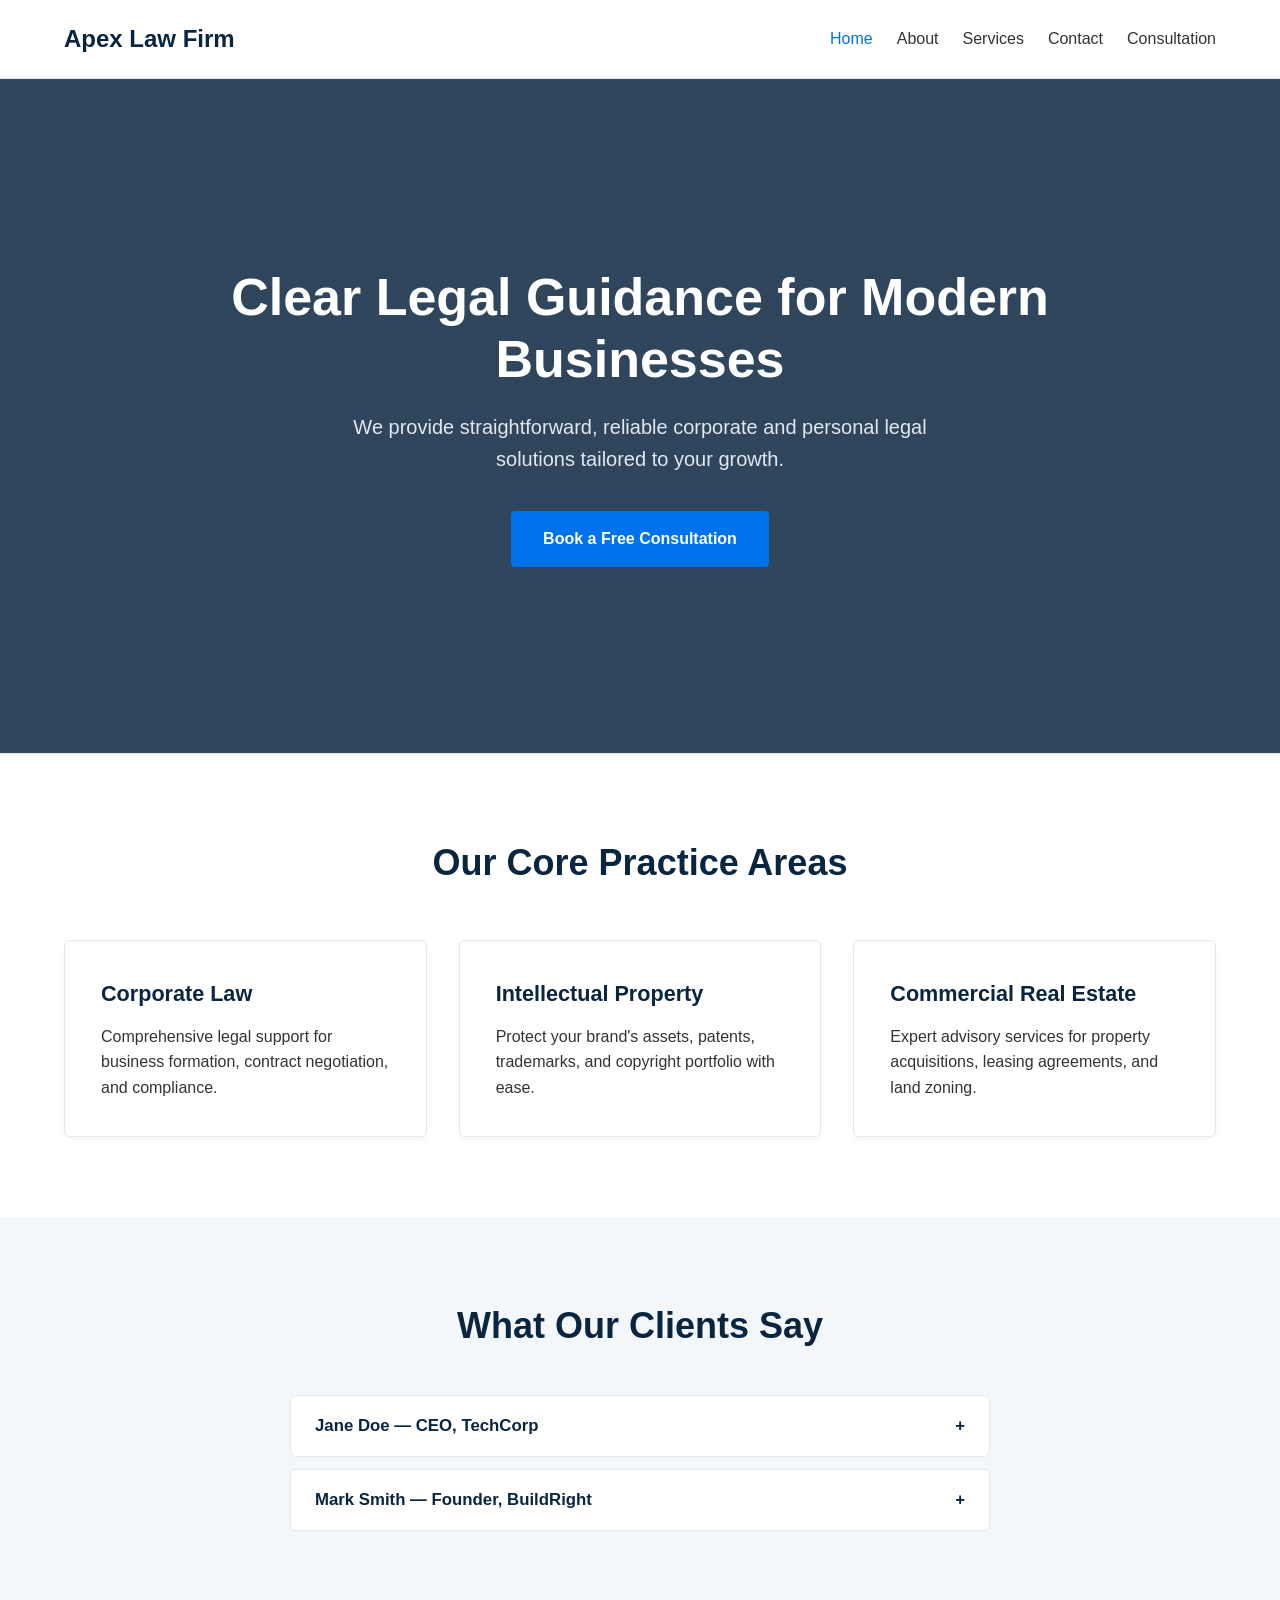
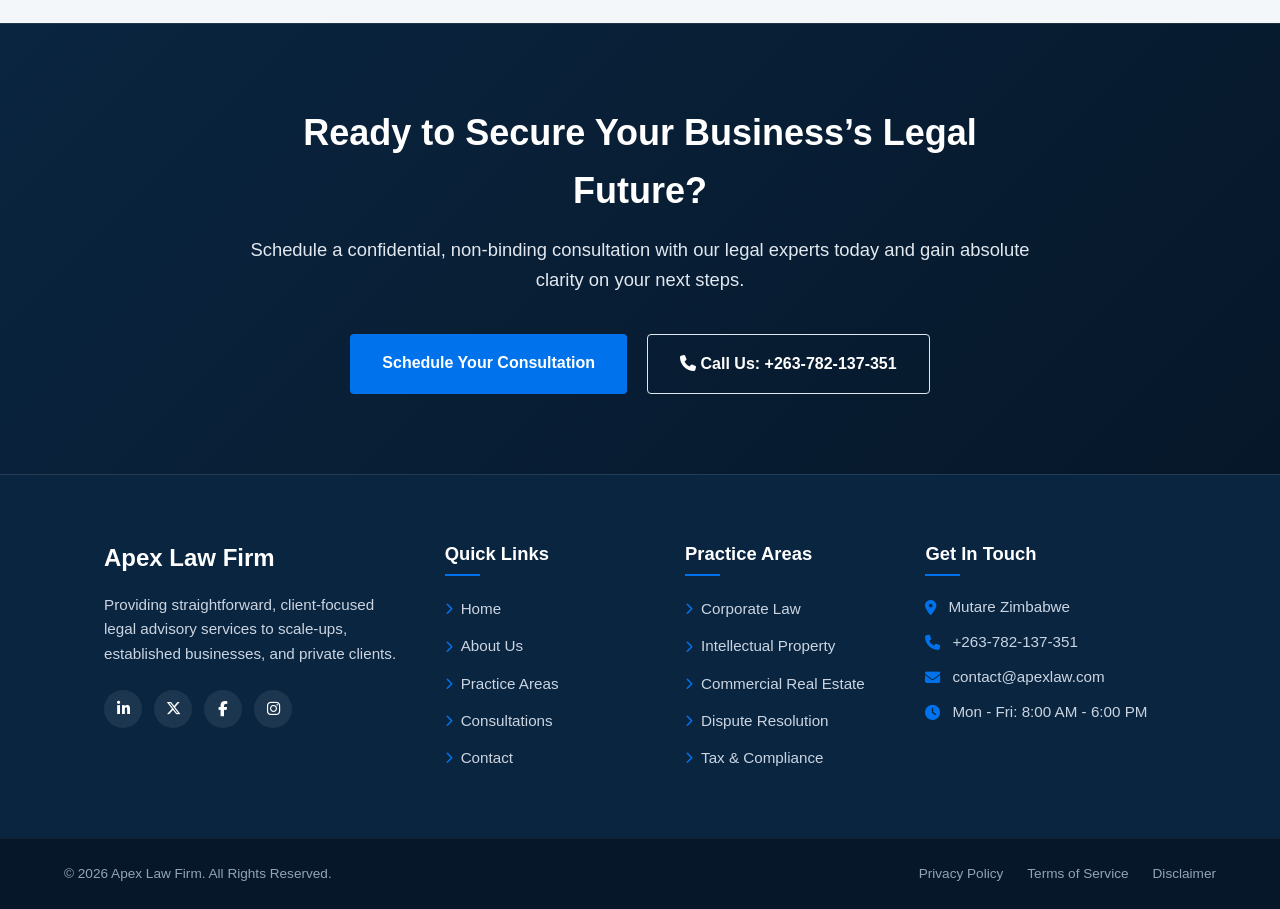
<file: index.html>
<!DOCTYPE html>
<html lang="en">
<head>
    <meta charset="UTF-8">
    <meta name="viewport" content="width=device-width, initial-scale=1.0">
    <meta name="description" content="Apex Law Firm - Modern legal solutions for corporate and personal needs. Professional, transparent, and dedicated legal services.">
    <meta name="keywords" content="Law Firm, Legal Services, Corporate Law, Apex Law">
    <title>Apex Law Firm | Professional & Modern Legal Services</title>
    
    <!-- Font Awesome CDN for Icons -->
    <link rel="stylesheet" href="https://cdnjs.cloudflare.com/ajax/libs/font-awesome/6.5.1/css/all.min.css">

    <!-- External CSS Link -->
    <link rel="stylesheet" href="assets/css/style.css">
</head>
<body>

    <!-- NAVIGATION HEADER -->
    <header class="navbar">
        <div class="logo">Apex Law Firm</div>
        
        <button class="menu-toggle" id="menuToggle" aria-label="Toggle Navigation">
            <span class="bar"></span>
            <span class="bar"></span>
            <span class="bar"></span>
        </button>

        <nav>
            <ul class="nav-links" id="navLinks">
                <li><a href="index.html" class="active">Home</a></li>
                <li><a href="about.html">About</a></li>
                <li><a href="services.html">Services</a></li>
                <li><a href="contact.html">Contact</a></li>
                <li><a href="landing.html">Consultation</a></li>
            </ul>
        </nav>
    </header>

    <!-- HERO BANNER -->
    <section class="hero">
        <h1>Clear Legal Guidance for Modern Businesses</h1>
        <p>We provide straightforward, reliable corporate and personal legal solutions tailored to your growth.</p>
        <a href="landing.html" class="btn-primary">Book a Free Consultation</a>
    </section>

    <!-- FEATURED SERVICES SECTION -->
    <section class="services">
        <h2>Our Core Practice Areas</h2>
        <div class="services-grid">
            <article class="service-card">
                <h3>Corporate Law</h3>
                <p>Comprehensive legal support for business formation, contract negotiation, and compliance.</p>
            </article>
            <article class="service-card">
                <h3>Intellectual Property</h3>
                <p>Protect your brand's assets, patents, trademarks, and copyright portfolio with ease.</p>
            </article>
            <article class="service-card">
                <h3>Commercial Real Estate</h3>
                <p>Expert advisory services for property acquisitions, leasing agreements, and land zoning.</p>
            </article>
        </div>
    </section>

    <!-- TESTIMONIALS SECTION -->
    <section class="testimonials">
        <h2>What Our Clients Say</h2>
        
        <div class="accordion-item">
            <button class="accordion-header">
                <span>Jane Doe — CEO, TechCorp</span>
                <span>+</span>
            </button>
            <div class="accordion-content">
                <p>"Apex Law Firm made our corporate acquisition seamless. Their legal team communicated clearly at every stage."</p>
            </div>
        </div>

        <div class="accordion-item">
            <button class="accordion-header">
                <span>Mark Smith — Founder, BuildRight</span>
                <span>+</span>
            </button>
            <div class="accordion-content">
                <p>"Professional, transparent, and prompt. They helped us draft clear contracts without complex legal jargon."</p>
            </div>
        </div>
    </section>

    <!-- CALL TO ACTION SECTION -->
    <section class="cta-banner">
        <div class="cta-container">
            <h2>Ready to Secure Your Business’s Legal Future?</h2>
            <p>Schedule a confidential, non-binding consultation with our legal experts today and gain absolute clarity on your next steps.</p>
            <div class="cta-actions">
                <a href="landing.html" class="btn-cta-primary">Schedule Your Consultation</a>
                <a href="tel:+263782137351" class="btn-cta-secondary"><i class="fa-solid fa-phone"></i> Call Us: +263-782-137-351</a>
            </div>
        </div>
    </section>

    <!-- EXPANDED FOOTER -->
    <footer class="site-footer">
        <div class="footer-container">
            <!-- Column 1: Brand & Bio -->
            <div class="footer-col brand-col">
                <div class="footer-logo">Apex Law Firm</div>
                <p>Providing straightforward, client-focused legal advisory services to scale-ups, established businesses, and private clients.</p>
                <div class="social-links">
                    <a href="#" aria-label="LinkedIn"><i class="fa-brands fa-linkedin-in"></i></a>
                    <a href="#" aria-label="X (Twitter)"><i class="fa-brands fa-x-twitter"></i></a>
                    <a href="#" aria-label="Facebook"><i class="fa-brands fa-facebook-f"></i></a>
                    <a href="#" aria-label="Instagram"><i class="fa-brands fa-instagram"></i></a>
                </div>
            </div>

            <!-- Column 2: Navigation Links -->
            <div class="footer-col">
                <h4>Quick Links</h4>
                <ul>
                    <li><a href="index.html"><i class="fa-solid fa-chevron-right"></i> Home</a></li>
                    <li><a href="about.html"><i class="fa-solid fa-chevron-right"></i> About Us</a></li>
                    <li><a href="services.html"><i class="fa-solid fa-chevron-right"></i> Practice Areas</a></li>
                    <li><a href="landing.html"><i class="fa-solid fa-chevron-right"></i> Consultations</a></li>
                    <li><a href="contact.html"><i class="fa-solid fa-chevron-right"></i> Contact</a></li>
                </ul>
            </div>

            <!-- Column 3: Practice Areas -->
            <div class="footer-col">
                <h4>Practice Areas</h4>
                <ul>
                    <li><a href="services.html#corporate"><i class="fa-solid fa-chevron-right"></i> Corporate Law</a></li>
                    <li><a href="services.html#ip"><i class="fa-solid fa-chevron-right"></i> Intellectual Property</a></li>
                    <li><a href="services.html#real-estate"><i class="fa-solid fa-chevron-right"></i> Commercial Real Estate</a></li>
                    <li><a href="services.html#litigation"><i class="fa-solid fa-chevron-right"></i> Dispute Resolution</a></li>
                    <li><a href="services.html#compliance"><i class="fa-solid fa-chevron-right"></i> Tax & Compliance</a></li>
                </ul>
            </div>

            <!-- Column 4: Direct Contact -->
            <div class="footer-col contact-col">
                <h4>Get In Touch</h4>
                <ul class="contact-info">
                    <li><i class="fa-solid fa-location-dot"></i>Mutare Zimbabwe</li>
                    <li><i class="fa-solid fa-phone"></i> +263-782-137-351</li>
                    <li><i class="fa-solid fa-envelope"></i> contact@apexlaw.com</li>
                    <li><i class="fa-solid fa-clock"></i> Mon - Fri: 8:00 AM - 6:00 PM</li>
                </ul>
            </div>
        </div>

        <!-- Sub-Footer / Copyright -->
        <div class="footer-bottom">
            <div class="bottom-container">
                <p>&copy; 2026 Apex Law Firm. All Rights Reserved.</p>
                <div class="legal-links">
                    <a href="#">Privacy Policy</a>
                    <a href="#">Terms of Service</a>
                    <a href="#">Disclaimer</a>
                </div>
            </div>
        </div>
    </footer>

    <script src="assets/js/main.js"></script>
</body>
</html>
</file>
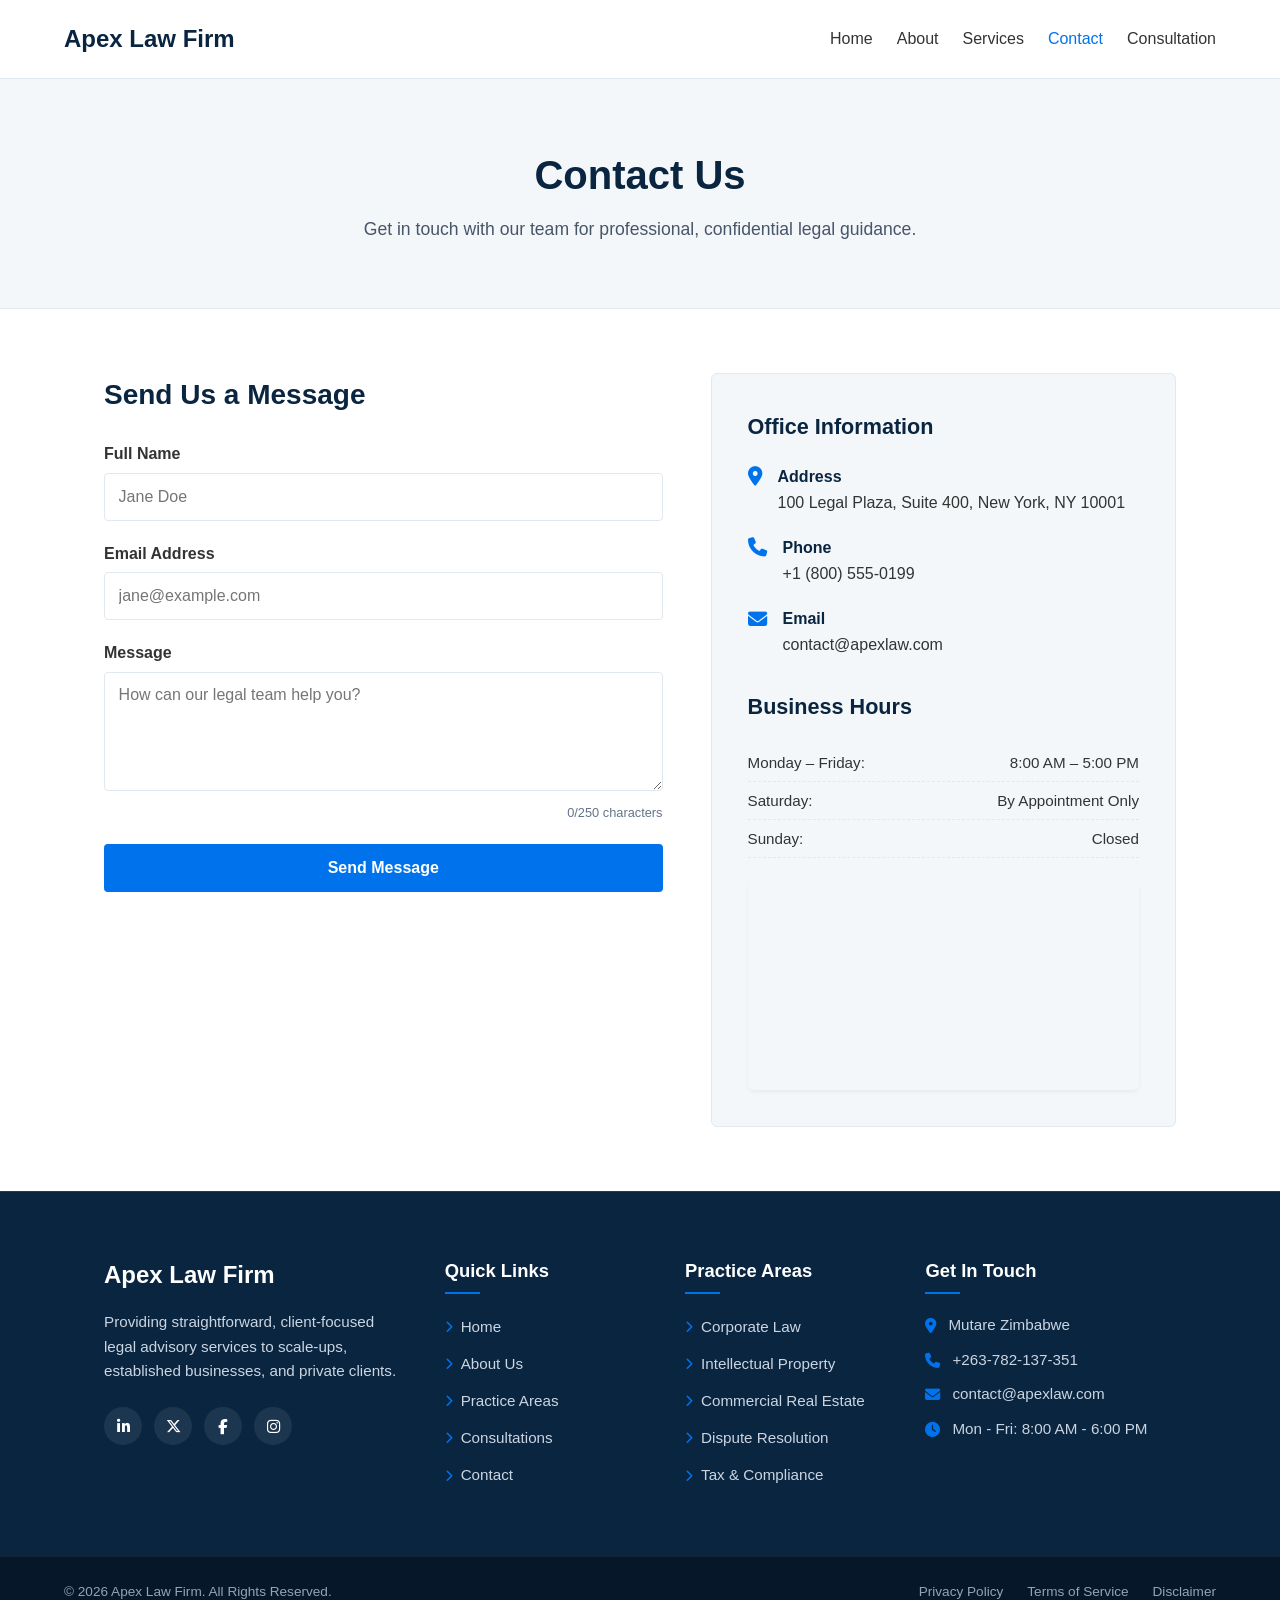
<file: contact.html>
<!DOCTYPE html>
<html lang="en">
<head>
    <meta charset="UTF-8">
    <meta name="viewport" content="width=device-width, initial-scale=1.0">

    <!-- Primary SEO -->
    <title>Contact Us | Apex Law Firm | Schedule a Free Consultation</title>
    <meta name="description" content="Contact Apex Law Firm today to schedule a consultation. Call, email, or visit our office — our attorneys are ready to discuss your legal needs.">
    <meta name="robots" content="index, follow">
    <meta name="author" content="Apex Law Firm">
    <link rel="canonical" href="https://www.apexlawfirm.com/contact">

    <!-- Open Graph / Facebook / LinkedIn -->
    <meta property="og:type" content="website">
    <meta property="og:site_name" content="Apex Law Firm">
    <meta property="og:title" content="Contact Us | Apex Law Firm">
    <meta property="og:description" content="Schedule a consultation or reach out to Apex Law Firm for trusted legal support.">
    <meta property="og:url" content="https://www.apexlawfirm.com/contact">
    <meta property="og:image" content="https://www.apexlawfirm.com/assets/img/og-contact.jpg">
    <meta property="og:locale" content="en_US">

    <!-- Twitter Card -->
    <meta name="twitter:card" content="summary_large_image">
    <meta name="twitter:title" content="Contact Us | Apex Law Firm">
    <meta name="twitter:description" content="Schedule a consultation or reach out to Apex Law Firm for trusted legal support.">
    <meta name="twitter:image" content="https://www.apexlawfirm.com/assets/img/og-contact.jpg">

    <!-- Favicon -->
    <link rel="icon" type="image/png" href="/assets/img/favicon.png">
    <link rel="apple-touch-icon" href="/assets/img/apple-touch-icon.png">

    <!-- Performance: preconnect to third-party origins -->
    <link rel="preconnect" href="https://cdnjs.cloudflare.com" crossorigin>

    <!-- Font Awesome CDN for Icons -->
    <link rel="stylesheet" href="https://cdnjs.cloudflare.com/ajax/libs/font-awesome/6.5.1/css/all.min.css">

    <!-- External Stylesheet -->
    <link rel="stylesheet" href="assets/css/style.css">
    <link rel="stylesheet" href="assets/css/contact.css">

    <!-- Structured Data: LegalService + ContactPage -->
    <script type="application/ld+json">
    {
      "@context": "https://schema.org",
      "@type": "LegalService",
      "name": "Apex Law Firm",
      "url": "https://www.apexlawfirm.com",
      "logo": "https://www.apexlawfirm.com/assets/img/logo.png",
      "image": "https://www.apexlawfirm.com/assets/img/og-contact.jpg",
      "telephone": "+1-555-555-5555",
      "email": "contact@apexlawfirm.com",
      "address": {
        "@type": "PostalAddress",
        "streetAddress": "123 Main Street, Suite 400",
        "addressLocality": "City",
        "addressRegion": "State",
        "postalCode": "00000",
        "addressCountry": "US"
      },
      "openingHoursSpecification": {
        "@type": "OpeningHoursSpecification",
        "dayOfWeek": ["Monday","Tuesday","Wednesday","Thursday","Friday"],
        "opens": "09:00",
        "closes": "17:00"
      },
      "sameAs": [
        "https://www.facebook.com/apexlawfirm",
        "https://www.linkedin.com/company/apexlawfirm"
      ]
    }
    </script>
</head>

    <!-- NAVIGATION HEADER -->
    <header class="navbar">
        <div class="logo">Apex Law Firm</div>
        
        <!-- Mobile Hamburger Button -->
        <button class="menu-toggle" id="menuToggle" aria-label="Toggle Navigation">
            <span class="bar"></span>
            <span class="bar"></span>
            <span class="bar"></span>
        </button>

        <nav>
            <ul class="nav-links" id="navLinks">
                <li><a href="index.html">Home</a></li>
                <li><a href="about.html">About</a></li>
                <li><a href="services.html">Services</a></li>
                <li><a href="contact.html" class="active">Contact</a></li>
                <li><a href="landing.html">Consultation</a></li>
            </ul>
        </nav>
    </header>

    <!-- PAGE HEADER -->
    <section class="page-header">
        <h1>Contact Us</h1>
        <p>Get in touch with our team for professional, confidential legal guidance.</p>
    </section>

    <!-- CONTACT LAYOUT SECTION -->
    <main class="contact-layout">
        <!-- Contact Form -->
        <div class="contact-form-container">
            <h2>Send Us a Message</h2>
            <form id="contactForm" novalidate>
                <div class="form-group">
                    <label for="fullName">Full Name</label>
                    <input type="text" id="fullName" placeholder="Jane Doe" required>
                    <div class="error-message" id="nameError">Please enter your full name.</div>
                </div>

                <div class="form-group">
                    <label for="email">Email Address</label>
                    <input type="email" id="email" placeholder="jane@example.com" required>
                    <div class="error-message" id="emailError">Please enter a valid email address.</div>
                </div>

                <div class="form-group">
                    <label for="message">Message</label>
                    <textarea id="message" rows="5" maxlength="250" placeholder="How can our legal team help you?" required></textarea>
                    <div class="char-counter"><span id="charCount">0</span>/250 characters</div>
                </div>

                <button type="submit" class="btn-submit">Send Message</button>
            </form>
        </div>

        <!-- Information & Map Panel -->
        <section class="info-panel">
            <h3>Office Information</h3>
            <ul class="contact-details">
                <li>
                    <i class="fa-solid fa-location-dot"></i>
                    <div>
                        <strong>Address</strong>
                        <p>100 Legal Plaza, Suite 400, New York, NY 10001</p>
                    </div>
                </li>
                <li>
                    <i class="fa-solid fa-phone"></i>
                    <div>
                        <strong>Phone</strong>
                        <p>+1 (800) 555-0199</p>
                    </div>
                </li>
                <li>
                    <i class="fa-solid fa-envelope"></i>
                    <div>
                        <strong>Email</strong>
                        <p>contact@apexlaw.com</p>
                    </div>
                </li>
            </ul>

            <h3 class="hours-title">Business Hours</h3>
            <ul class="business-hours">
                <li><span>Monday – Friday:</span> <span>8:00 AM – 5:00 PM</span></li>
                <li><span>Saturday:</span> <span>By Appointment Only</span></li>
                <li><span>Sunday:</span> <span>Closed</span></li>
            </ul>

            <!-- Interactive Map -->
            <div class="map-container">
                <iframe 
                    src="https://www.google.com/maps/embed?pb=!1m18!1m12!1m3!1d3022.21833132717!2d-73.98785842342369!3d40.75100033484251!2m3!1f0!2f0!3f0!3m2!1i1024!2i768!4f13.1!3m3!1m2!1s0x89c259a9b3117469%3A0xd134e199a405a163!2sEmpire%20State%20Building!5e0!3m2!1sen!2sus!4v1700000000000!5m2!1sen!2sus" 
                    width="100%" 
                    height="200" 
                    style="border:0;" 
                    allowfullscreen="" 
                    loading="lazy" 
                    referrerpolicy="no-referrer-when-downgrade">
                </iframe>
            </div>
        </section>
    </main>

    <!-- EXPANDED FOOTER -->
    <footer class="site-footer">
        <div class="footer-container">
            <!-- Column 1: Brand & Bio -->
            <div class="footer-col brand-col">
                <div class="footer-logo">Apex Law Firm</div>
                <p>Providing straightforward, client-focused legal advisory services to scale-ups, established businesses, and private clients.</p>
                <div class="social-links">
                    <a href="#" aria-label="LinkedIn"><i class="fa-brands fa-linkedin-in"></i></a>
                    <a href="#" aria-label="X (Twitter)"><i class="fa-brands fa-x-twitter"></i></a>
                    <a href="#" aria-label="Facebook"><i class="fa-brands fa-facebook-f"></i></a>
                    <a href="#" aria-label="Instagram"><i class="fa-brands fa-instagram"></i></a>
                </div>
            </div>

            <!-- Column 2: Navigation Links -->
            <div class="footer-col">
                <h4>Quick Links</h4>
                <ul>
                    <li><a href="index.html"><i class="fa-solid fa-chevron-right"></i> Home</a></li>
                    <li><a href="about.html"><i class="fa-solid fa-chevron-right"></i> About Us</a></li>
                    <li><a href="services.html"><i class="fa-solid fa-chevron-right"></i> Practice Areas</a></li>
                    <li><a href="landing.html"><i class="fa-solid fa-chevron-right"></i> Consultations</a></li>
                    <li><a href="contact.html"><i class="fa-solid fa-chevron-right"></i> Contact</a></li>
                </ul>
            </div>

            <!-- Column 3: Practice Areas -->
            <div class="footer-col">
                <h4>Practice Areas</h4>
                <ul>
                    <li><a href="services.html#corporate"><i class="fa-solid fa-chevron-right"></i> Corporate Law</a></li>
                    <li><a href="services.html#ip"><i class="fa-solid fa-chevron-right"></i> Intellectual Property</a></li>
                    <li><a href="services.html#real-estate"><i class="fa-solid fa-chevron-right"></i> Commercial Real Estate</a></li>
                    <li><a href="services.html#litigation"><i class="fa-solid fa-chevron-right"></i> Dispute Resolution</a></li>
                    <li><a href="services.html#compliance"><i class="fa-solid fa-chevron-right"></i> Tax & Compliance</a></li>
                </ul>
            </div>

            <!-- Column 4: Direct Contact -->
            <div class="footer-col contact-col">
                <h4>Get In Touch</h4>
                <ul class="contact-info">
                    <li><i class="fa-solid fa-location-dot"></i>Mutare Zimbabwe</li>
                    <li><i class="fa-solid fa-phone"></i> +263-782-137-351</li>
                    <li><i class="fa-solid fa-envelope"></i> contact@apexlaw.com</li>
                    <li><i class="fa-solid fa-clock"></i> Mon - Fri: 8:00 AM - 6:00 PM</li>
                </ul>
            </div>
        </div>

        <!-- Sub-Footer / Copyright -->
        <div class="footer-bottom">
            <div class="bottom-container">
                <p>&copy; 2026 Apex Law Firm. All Rights Reserved.</p>
                <div class="legal-links">
                    <a href="#">Privacy Policy</a>
                    <a href="#">Terms of Service</a>
                    <a href="#">Disclaimer</a>
                </div>
            </div>
        </div>
    </footer>

    <!-- JS Script Link -->
    <script src="assets/js/main.js"></script>
</body>
</html>
</file>
<file: assets/css/style.css>
/* ==========================================================================
   1. ROOT VARIABLES & GLOBAL RESET
   ========================================================================== */
:root {
  --primary-blue: #0A2540;
  --accent-blue: #0073EC;
  --hover-blue: #0056B3;
  --light-blue: #F4F7FA;
  --tagline-blue: #38BDF8;
  --white: #FFFFFF;
  --dark-gray: #333333;
  --border-color: #E2E8F0;
}

* {
  box-sizing: border-box;
  margin: 0;
  padding: 0;
  font-family: -apple-system, BlinkMacSystemFont, "Segoe UI", Roboto, Helvetica, Arial, sans-serif;
}

body {
  color: var(--dark-gray);
  background-color: var(--white);
  line-height: 1.6;
}

.page-header {
  background-color: var(--light-blue);
  padding: 4rem 5%;
  text-align: center;
  border-bottom: 1px solid var(--border-color);
}

.page-header h1 {
  font-size: 2.5rem;
  color: var(--primary-blue);
  margin-bottom: 0.5rem;
}

.page-header p {
  font-size: 1.1rem;
  color: #475569;
}


/* ==========================================================================
   2. HEADER & NAVIGATION
   ========================================================================== */
header.navbar {
  width: 100%;
  display: flex;
  justify-content: space-between;
  align-items: center;
  padding: 1.25rem 5%;
  background-color: var(--white);
  border-bottom: 1px solid var(--border-color);
  position: sticky;
  top: 0;
  z-index: 1000;
}

.logo {
  font-size: 1.5rem;
  font-weight: 700;
  color: var(--primary-blue);
}

.nav-links {
  display: flex;
  list-style: none;
  gap: 1.5rem;
}

.nav-links a {
  text-decoration: none;
  color: var(--dark-gray);
  font-weight: 500;
  transition: color 0.2s ease;
}

.nav-links a:hover,
.nav-links a.active {
  color: var(--accent-blue);
}

.menu-toggle {
  display: none;
  flex-direction: column;
  justify-content: space-between;
  width: 28px;
  height: 21px;
  background: transparent;
  border: none;
  cursor: pointer;
  padding: 0;
}

.menu-toggle .bar {
  height: 3px;
  width: 100%;
  background-color: var(--primary-blue);
  border-radius: 2px;
  transition: all 0.3s ease;
}

/* ==========================================================================
   3. HERO SECTION
   ========================================================================== */
.hero {
  position: relative;
  padding: 7rem 5%;
  display: flex;
  flex-direction: column;
  align-items: center;
  justify-content: center;
  min-height: 75vh;
  border-bottom: 1px solid var(--border-color);
  text-align: center;
  background: linear-gradient(
      rgba(10, 37, 64, 0.85), 
      rgba(10, 37, 64, 0.85)
    ), 
    url('https://images.unsplash.com/photo-1486406146926-c627a92ad1ab?auto=format&fit=crop&w=1600&q=80') center/cover no-repeat;
}

.hero h1 {
  font-size: 3.25rem;
  color: var(--white);
  line-height: 1.2;
  margin-bottom: 1.25rem;
  font-weight: 700;
  max-width: 850px;
}

.hero p {
  font-size: 1.25rem;
  color: var(--border-color);
  margin-bottom: 2.25rem;
  max-width: 650px;
}

/* ==========================================================================
   4. BUTTONS & ACTIONS
   ========================================================================== */
.btn-primary {
  display: inline-block;
  background-color: var(--accent-blue);
  color: var(--white);
  padding: 0.95rem 2rem;
  font-size: 1rem;
  text-decoration: none;
  border-radius: 4px;
  font-weight: 600;
  border: none;
  cursor: pointer;
  transition: background-color 0.2s ease;
}

.btn-primary:hover {
  background-color: var(--hover-blue);
}

/* ==========================================================================
   5. FEATURED SERVICES
   ========================================================================== */
.services {
  padding: 5rem 5%;
}

.services h2 {
  text-align: center;
  font-size: 2.25rem;
  color: var(--primary-blue);
  margin-bottom: 3rem;
}

.services-grid {
  display: grid;
  grid-template-columns: repeat(auto-fit, minmax(280px, 1fr));
  gap: 2rem;
  max-width: 1200px;
  margin: 0 auto;
}

.service-card {
  background: var(--white);
  border: 1px solid var(--border-color);
  padding: 2.25rem;
  border-radius: 6px;
  box-shadow: 0 4px 6px rgba(0, 0, 0, 0.03);
  transition: transform 0.2s ease, box-shadow 0.2s ease;
}

.service-card:hover {
  transform: translateY(-4px);
  box-shadow: 0 10px 15px rgba(0, 0, 0, 0.05);
}

.service-card h3 {
  font-size: 1.35rem;
  color: var(--primary-blue);
  margin-bottom: 0.75rem;
}

/* ==========================================================================
   6. TESTIMONIALS & ACCORDION
   ========================================================================== */
.testimonials {
  background-color: var(--light-blue);
  padding: 5rem 5%;
}

.testimonials h2 {
  text-align: center;
  font-size: 2.25rem;
  color: var(--primary-blue);
  margin-bottom: 2.5rem;
}

.testimonials .accordion-item {
  background: var(--white);
  border: 1px solid var(--border-color);
  margin: 0 auto 0.75rem auto;
  border-radius: 6px;
  overflow: hidden;
  max-width: 700px;
  display: grid;
  grid-template-rows: auto 0fr;
  transition: grid-template-rows 0.3s ease-out, border-color 0.2s ease;
}

.testimonials .accordion-item.active {
  grid-template-rows: auto 1fr;
  border-color: var(--accent-blue);
  box-shadow: 0 4px 12px rgba(0, 115, 236, 0.08);
}

.testimonials .accordion-header {
  width: 100%;
  padding: 1.25rem 1.5rem;
  text-align: left;
  background: none;
  border: none;
  font-size: 1.05rem;
  font-weight: 600;
  color: var(--primary-blue);
  cursor: pointer;
  display: flex;
  justify-content: space-between;
  align-items: center;
}

.testimonials .accordion-content {
  display: block !important;
  overflow: hidden;
  background-color: var(--white);
  padding: 0 1.5rem;
}

.testimonials .accordion-content p {
  color: #475569;
  line-height: 1.6;
  font-size: 0.95rem;
  padding-bottom: 1.25rem;
  padding-top: 0.25rem;
}

/* ==========================================================================
   7.  FOOTER STYLES
   ========================================================================== */
.site-footer {
  background-color: var(--primary-blue);
  color: #E2E8F0;
  padding-top: 4rem;
  border-top: 1px solid rgba(255, 255, 255, 0.1);
  font-size: 0.95rem;
}

.footer-container {
  display: grid;
  grid-template-columns: 1.5fr 1fr 1fr 1.25fr;
  gap: 2.5rem;
  max-width: 1200px;
  margin: 0 auto;
  padding: 0 5% 3.5rem 5%;
}

.footer-col h4 {
  color: var(--white);
  font-size: 1.15rem;
  margin-bottom: 1.25rem;
  position: relative;
  font-weight: 600;
}

.footer-col h4::after {
  content: '';
  display: block;
  width: 35px;
  height: 2px;
  background-color: var(--accent-blue);
  margin-top: 0.4rem;
}

/* Brand Column */
.brand-col .footer-logo {
  font-size: 1.5rem;
  font-weight: 700;
  color: var(--white);
  margin-bottom: 1rem;
}

.brand-col p {
  line-height: 1.6;
  margin-bottom: 1.5rem;
  color: #CBD5E1;
}

.social-links {
  display: flex;
  gap: 0.75rem;
}

.social-links a {
  display: inline-flex;
  align-items: center;
  justify-content: center;
  width: 38px;
  height: 38px;
  background-color: rgba(255, 255, 255, 0.08);
  color: var(--white);
  border-radius: 50%;
  text-decoration: none;
  transition: all 0.2s ease;
}

.social-links a:hover {
  background-color: var(--accent-blue);
  transform: translateY(-3px);
}

/* Quick Links & Practice Areas */
.footer-col ul {
  list-style: none;
}

.footer-col ul li {
  margin-bottom: 0.75rem;
}

.footer-col ul a {
  color: #CBD5E1;
  text-decoration: none;
  transition: color 0.2s ease, transform 0.2s ease;
  display: inline-flex;
  align-items: center;
  gap: 0.5rem;
}

.footer-col ul a i {
  font-size: 0.75rem;
  color: var(--accent-blue);
  transition: transform 0.2s ease;
}

.footer-col ul a:hover {
  color: var(--white);
}

.footer-col ul a:hover i {
  transform: translateX(3px);
}

/* Contact Column */
.contact-info li {
  display: flex;
  align-items: flex-start;
  gap: 0.75rem;
  color: #CBD5E1;
  line-height: 1.5;
  margin-bottom: 1rem;
}

.contact-info li i {
  color: var(--accent-blue);
  margin-top: 0.25rem;
}

/* Bottom Bar */
.footer-bottom {
  background-color: #061729;
  padding: 1.5rem 5%;
  border-top: 1px solid rgba(255, 255, 255, 0.05);
}

.bottom-container {
  max-width: 1200px;
  margin: 0 auto;
  display: flex;
  justify-content: space-between;
  align-items: center;
  flex-wrap: wrap;
  gap: 1rem;
  font-size: 0.85rem;
  color: #94A3B8;
}

.legal-links {
  display: flex;
  gap: 1.5rem;
}

.legal-links a {
  color: #94A3B8;
  text-decoration: none;
  transition: color 0.2s ease;
}

.legal-links a:hover {
  color: var(--white);
}

/* Footer Responsive Breakpoints */
@media (max-width: 992px) {
  .footer-container {
    grid-template-columns: repeat(2, 1fr);
  }
}

@media (max-width: 576px) {
  .footer-container {
    grid-template-columns: 1fr;
    gap: 2rem;
  }
  
  .bottom-container {
    flex-direction: column;
    text-align: center;
  }
}

/* ==========================================================================
   EOF FOOTER
   ========================================================================== */

/* ==========================================================================
   8. MEDIA QUERIES (RESPONSIVE STYLES)
   ========================================================================== */

/* Tablet Breakpoint */
@media (max-width: 768px) {
  .menu-toggle {
    display: flex;
  }

  .nav-links {
    display: none;
    flex-direction: column;
    position: absolute;
    top: 100%;
    left: 0;
    width: 100%;
    background-color: var(--white);
    padding: 1.5rem 5%;
    border-bottom: 1px solid var(--border-color);
    box-shadow: 0 4px 6px rgba(0, 0, 0, 0.05);
    gap: 1rem;
  }

  .nav-links.active {
    display: flex;
  }

  .menu-toggle.active .bar:nth-child(1) {
    transform: translateY(9px) rotate(45deg);
  }

  .menu-toggle.active .bar:nth-child(2) {
    opacity: 0;
  }

  .menu-toggle.active .bar:nth-child(3) {
    transform: translateY(-9px) rotate(-45deg);
  }

  .hero {
    padding: 5rem 5%;
    min-height: 50vh;
  }

  .hero h1 {
    font-size: 2.25rem;
  }

  .hero p {
    font-size: 1.05rem;
  }
}

/* Mobile Breakpoint */
@media (max-width: 576px) {
  .btn-primary {
    width: 100%;
    text-align: center;
  }
}
/* ==========================================================================
   END OF PRIMARY MEDIA QUERIES
   ========================================================================== */

/* ==========================================================================
   CALL TO ACTION BANNER
   ========================================================================== */
.cta-banner {
    background: linear-gradient(135deg, var(--primary-blue) 0%, #061729 100%);
    color: var(--white);
    padding: 5rem 5%;
    text-align: center;
    border-top: 1px solid rgba(255, 255, 255, 0.1);
}

.cta-container {
    max-width: 800px;
    margin: 0 auto;
}

.cta-banner h2 {
    font-size: 2.25rem;
    font-weight: 700;
    margin-bottom: 1rem;
    color: var(--white);
}

.cta-banner p {
    font-size: 1.15rem;
    color: #E2E8F0;
    margin-bottom: 2.5rem;
    line-height: 1.6;
}

.cta-actions {
    display: flex;
    justify-content: center;
    gap: 1.25rem;
    flex-wrap: wrap;
}

.btn-cta-primary {
    background-color: var(--accent-blue);
    color: var(--white);
    padding: 1rem 2rem;
    font-size: 1rem;
    font-weight: 600;
    text-decoration: none;
    border-radius: 4px;
    transition: background-color 0.2s ease, transform 0.2s ease;
}

.btn-cta-primary:hover {
    background-color: var(--hover-blue);
    transform: translateY(-2px);
}

.btn-cta-secondary {
    background-color: transparent;
    color: var(--white);
    padding: 1rem 2rem;
    font-size: 1rem;
    font-weight: 600;
    text-decoration: none;
    border-radius: 4px;
    border: 1px solid var(--border-color);
    transition: all 0.2s ease;
}

.btn-cta-secondary:hover {
    background-color: var(--white);
    color: var(--primary-blue);
    transform: translateY(-2px);
}

/* Mobile responsive tweak */
@media (max-width: 576px) {
    .cta-actions {
        flex-direction: column;
    }
    .btn-cta-primary,
    .btn-cta-secondary {
        width: 100%;
    }
}

/* ==========================================================================
   END OF CALL TO ACTION BANNER
   ========================================================================== */

   /* form settings */
.contact-layout {
  padding: 4rem 5%;
  max-width: 1200px;
  margin: 0 auto;
  display: grid;
  grid-template-columns: 1.2fr 1fr;
  gap: 3rem;
}

.contact-form-container h2 {
  color: var(--primary-blue);
  margin-bottom: 1.5rem;
  font-size: 1.75rem;
}

.form-group {
  margin-bottom: 1.25rem;
}

.form-group label {
  display: block;
  margin-bottom: 0.4rem;
  font-weight: 600;
  color: var(--dark-gray);
}

.form-group input, 
.form-group textarea {
  width: 100%;
  padding: 0.85rem;
  border: 1px solid var(--border-color);
  border-radius: 4px;
  font-size: 1rem;
  transition: border-color 0.2s ease, box-shadow 0.2s ease;
}

.form-group input:focus, 
.form-group textarea:focus {
  outline: none;
  border-color: var(--accent-blue);
  box-shadow: 0 0 0 3px rgba(0, 115, 236, 0.15);
}


.error-message {
  color: #dc2626;
  font-size: 0.85rem;
  display: none;
  margin-top: 0.3rem;
}

.btn-submit {
  background-color: var(--accent-blue);
  color: var(--white);
  padding: 0.95rem 1.5rem;
  border: none;
  border-radius: 4px;
  cursor: pointer;
  font-weight: 600;
  font-size: 1rem;
  width: 100%;
  transition: background-color 0.2s ease;
}

.btn-submit:hover {
  background-color: var(--hover-blue);
}
</file>
<file: assets/css/contact.css>
/* ==========================================================================
   CONTACT PAGE STYLES
   ========================================================================== */
.page-header {
  background-color: var(--light-blue);
  padding: 4rem 5%;
  text-align: center;
  border-bottom: 1px solid var(--border-color);
}

.page-header h1 {
  font-size: 2.5rem;
  color: var(--primary-blue);
  margin-bottom: 0.5rem;
}

.page-header p {
  font-size: 1.1rem;
  color: #475569;
}

.contact-layout {
  padding: 4rem 5%;
  max-width: 1200px;
  margin: 0 auto;
  display: grid;
  grid-template-columns: 1.2fr 1fr;
  gap: 3rem;
}

.contact-form-container h2 {
  color: var(--primary-blue);
  margin-bottom: 1.5rem;
  font-size: 1.75rem;
}


.char-counter {
  font-size: 0.8rem;
  color: #64748b;
  text-align: right;
  margin-top: 0.3rem;
}

.error-message {
  color: #dc2626;
  font-size: 0.85rem;
  display: none;
  margin-top: 0.3rem;
}

.btn-submit {
  background-color: var(--accent-blue);
  color: var(--white);
  padding: 0.95rem 1.5rem;
  border: none;
  border-radius: 4px;
  cursor: pointer;
  font-weight: 600;
  font-size: 1rem;
  width: 100%;
  transition: background-color 0.2s ease;
}

.btn-submit:hover {
  background-color: var(--hover-blue);
}

/* Info Panel Styling */
.info-panel {
  background: var(--light-blue);
  padding: 2.25rem;
  border-radius: 6px;
  border: 1px solid var(--border-color);
}

.info-panel h3 {
  color: var(--primary-blue);
  font-size: 1.35rem;
  margin-bottom: 1.25rem;
}

.info-panel .hours-title {
  margin-top: 2rem;
}

.contact-details {
  list-style: none;
}

.contact-details li {
  display: flex;
  gap: 1rem;
  margin-bottom: 1.25rem;
}

.contact-details i {
  color: var(--accent-blue);
  font-size: 1.2rem;
  margin-top: 0.2rem;
}

.contact-details strong {
  display: block;
  color: var(--primary-blue);
}

.business-hours {
  list-style: none;
  margin-bottom: 1.5rem;
}

.business-hours li {
  display: flex;
  justify-content: space-between;
  padding: 0.4rem 0;
  border-bottom: 1px dashed var(--border-color);
  font-size: 0.95rem;
}

.map-container {
  width: 100%;
  border-radius: 6px;
  overflow: hidden;
  box-shadow: 0 2px 4px rgba(0, 0, 0, 0.05);
}

/* Contact Responsive Layout */
@media (max-width: 992px) {
  .contact-layout {
    grid-template-columns: 1fr;
    gap: 2.5rem;
  }
}
</file>
